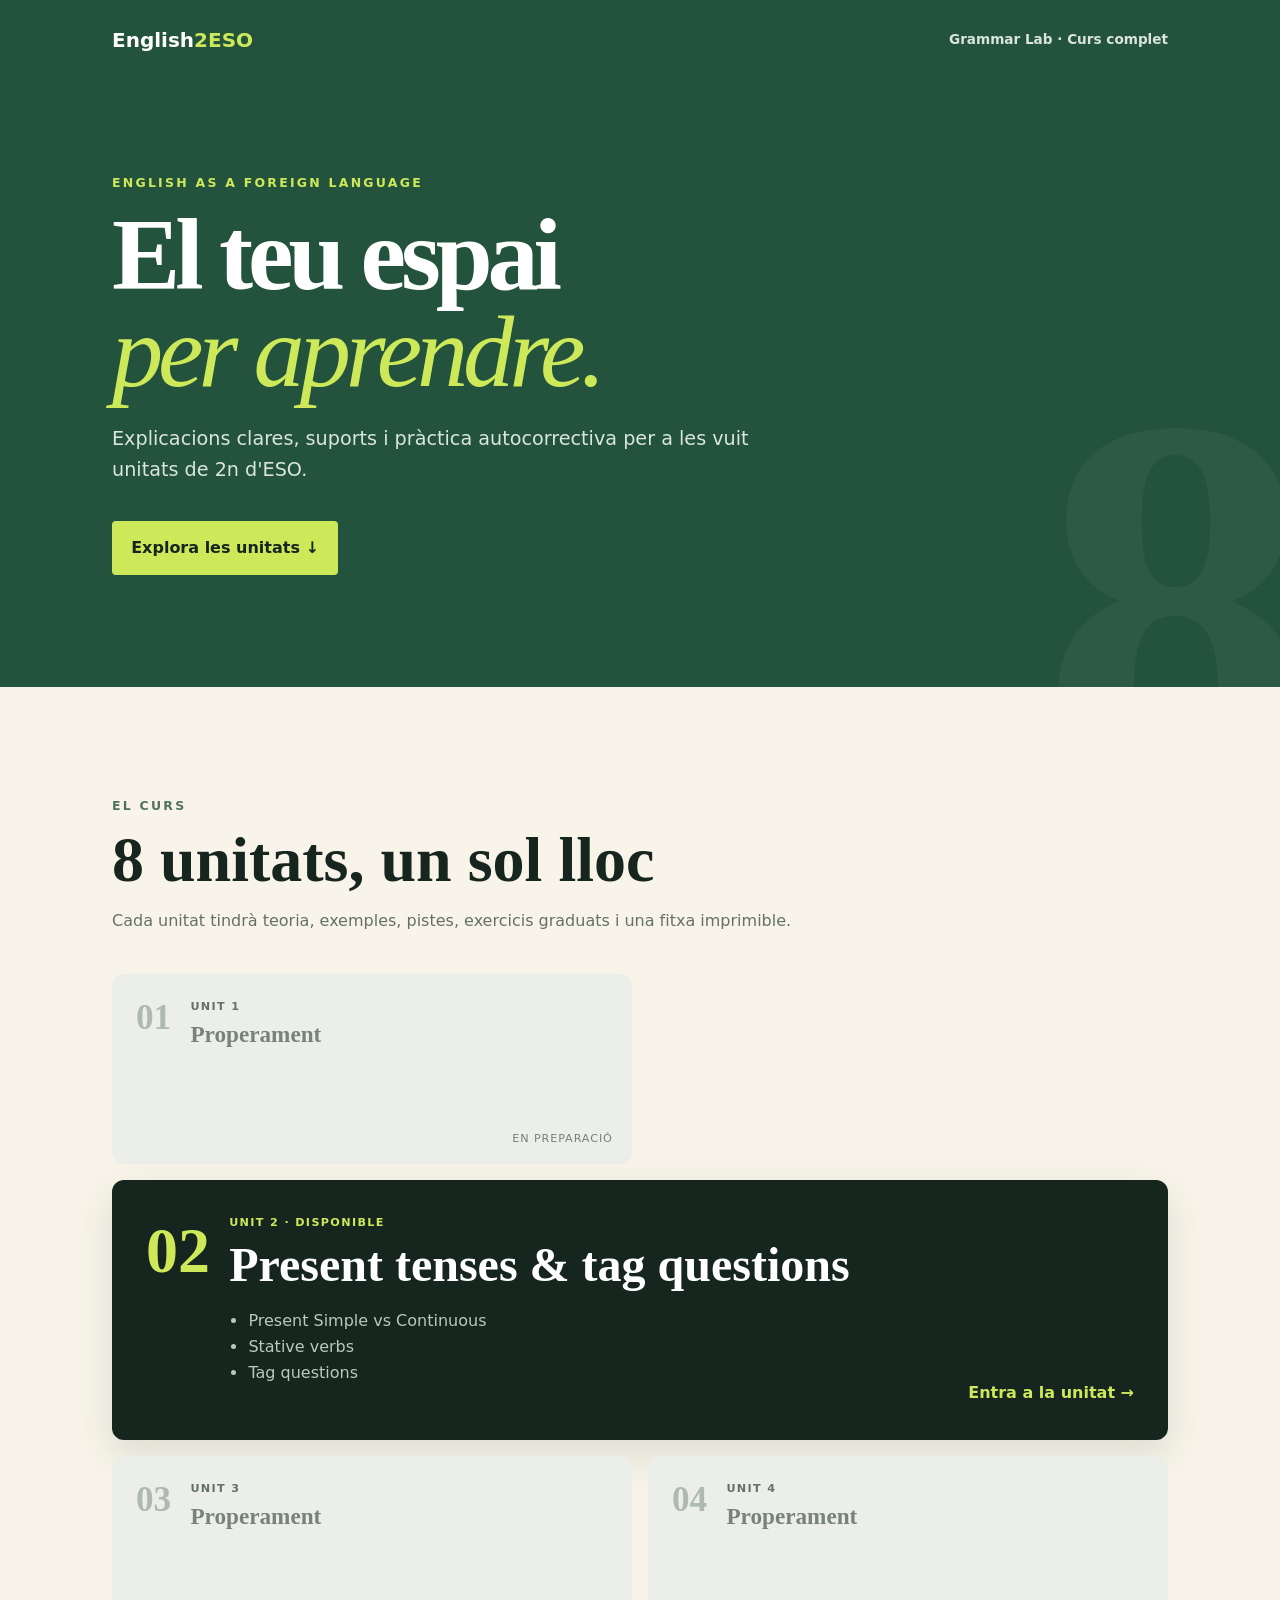
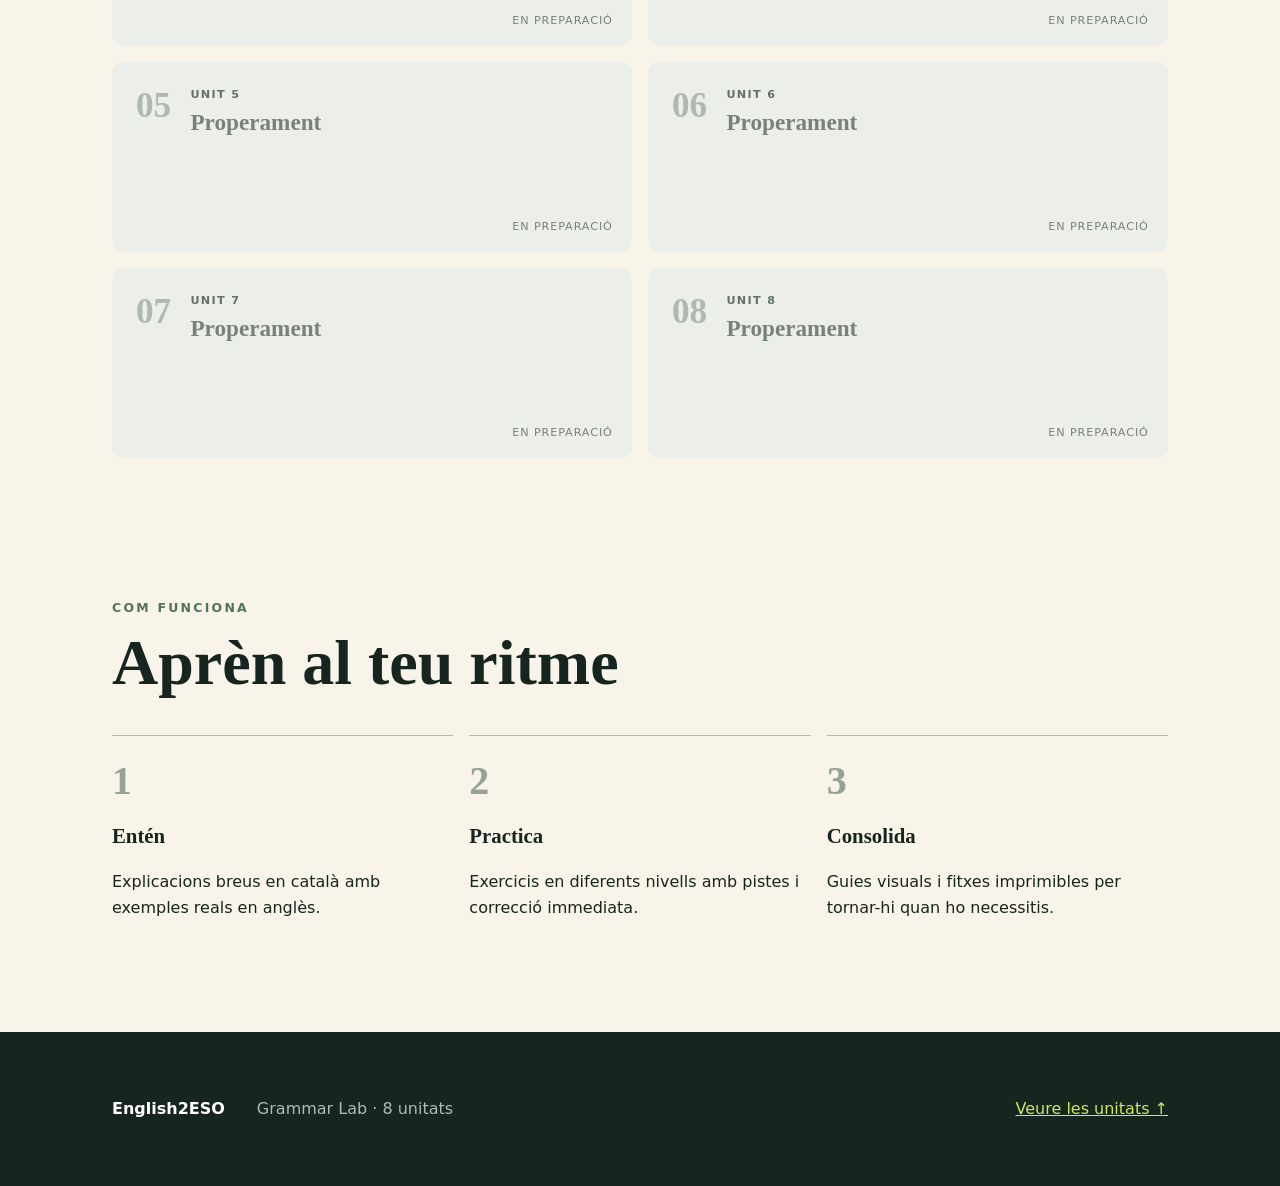
<file: index.html>
<!doctype html>
<html lang="ca">
<head>
  <meta charset="utf-8">
  <meta name="viewport" content="width=device-width, initial-scale=1">
  <meta name="description" content="Recursos, explicacions i exercicis d'anglès per a 2n d'ESO, organitzats en 8 unitats.">
  <title>English 2n ESO · Grammar Lab</title>
  <link rel="stylesheet" href="styles.css">
</head>
<body class="hub-page">
  <header class="hub-hero">
    <nav aria-label="Navegació principal">
      <a class="brand" href="index.html">English<span>2ESO</span></a>
      <span class="course-label">Grammar Lab · Curs complet</span>
    </nav>
    <div class="hub-intro">
      <p class="eyebrow">ENGLISH AS A FOREIGN LANGUAGE</p>
      <h1>El teu espai<br><em>per aprendre.</em></h1>
      <p>Explicacions clares, suports i pràctica autocorrectiva per a les vuit unitats de 2n d'ESO.</p>
      <a class="button" href="#units">Explora les unitats ↓</a>
    </div>
  </header>
  <main>
    <section class="section units-section" id="units">
      <div class="section-heading"><p class="eyebrow">EL CURS</p><h2>8 unitats, un sol lloc</h2><p>Cada unitat tindrà teoria, exemples, pistes, exercicis graduats i una fitxa imprimible.</p></div>
      <div class="units-grid">
        <article class="unit-card locked"><span class="unit-number">01</span><div><p>UNIT 1</p><h3>Properament</h3></div><span class="status">En preparació</span></article>
        <a class="unit-card available" href="unit-2.html"><span class="unit-number">02</span><div><p>UNIT 2 · DISPONIBLE</p><h3>Present tenses &amp; tag questions</h3><ul><li>Present Simple vs Continuous</li><li>Stative verbs</li><li>Tag questions</li></ul></div><span class="enter">Entra a la unitat →</span></a>
        <article class="unit-card locked"><span class="unit-number">03</span><div><p>UNIT 3</p><h3>Properament</h3></div><span class="status">En preparació</span></article>
        <article class="unit-card locked"><span class="unit-number">04</span><div><p>UNIT 4</p><h3>Properament</h3></div><span class="status">En preparació</span></article>
        <article class="unit-card locked"><span class="unit-number">05</span><div><p>UNIT 5</p><h3>Properament</h3></div><span class="status">En preparació</span></article>
        <article class="unit-card locked"><span class="unit-number">06</span><div><p>UNIT 6</p><h3>Properament</h3></div><span class="status">En preparació</span></article>
        <article class="unit-card locked"><span class="unit-number">07</span><div><p>UNIT 7</p><h3>Properament</h3></div><span class="status">En preparació</span></article>
        <article class="unit-card locked"><span class="unit-number">08</span><div><p>UNIT 8</p><h3>Properament</h3></div><span class="status">En preparació</span></article>
      </div>
    </section>
    <section class="section course-method">
      <div class="section-heading"><p class="eyebrow">COM FUNCIONA</p><h2>Aprèn al teu ritme</h2></div>
      <div class="help-grid">
        <article><span>1</span><h3>Entén</h3><p>Explicacions breus en català amb exemples reals en anglès.</p></article>
        <article><span>2</span><h3>Practica</h3><p>Exercicis en diferents nivells amb pistes i correcció immediata.</p></article>
        <article><span>3</span><h3>Consolida</h3><p>Guies visuals i fitxes imprimibles per tornar-hi quan ho necessitis.</p></article>
      </div>
    </section>
  </main>
  <footer><b>English2ESO</b><p>Grammar Lab · 8 unitats</p><a href="#units">Veure les unitats ↑</a></footer>
</body>
</html>
</file>
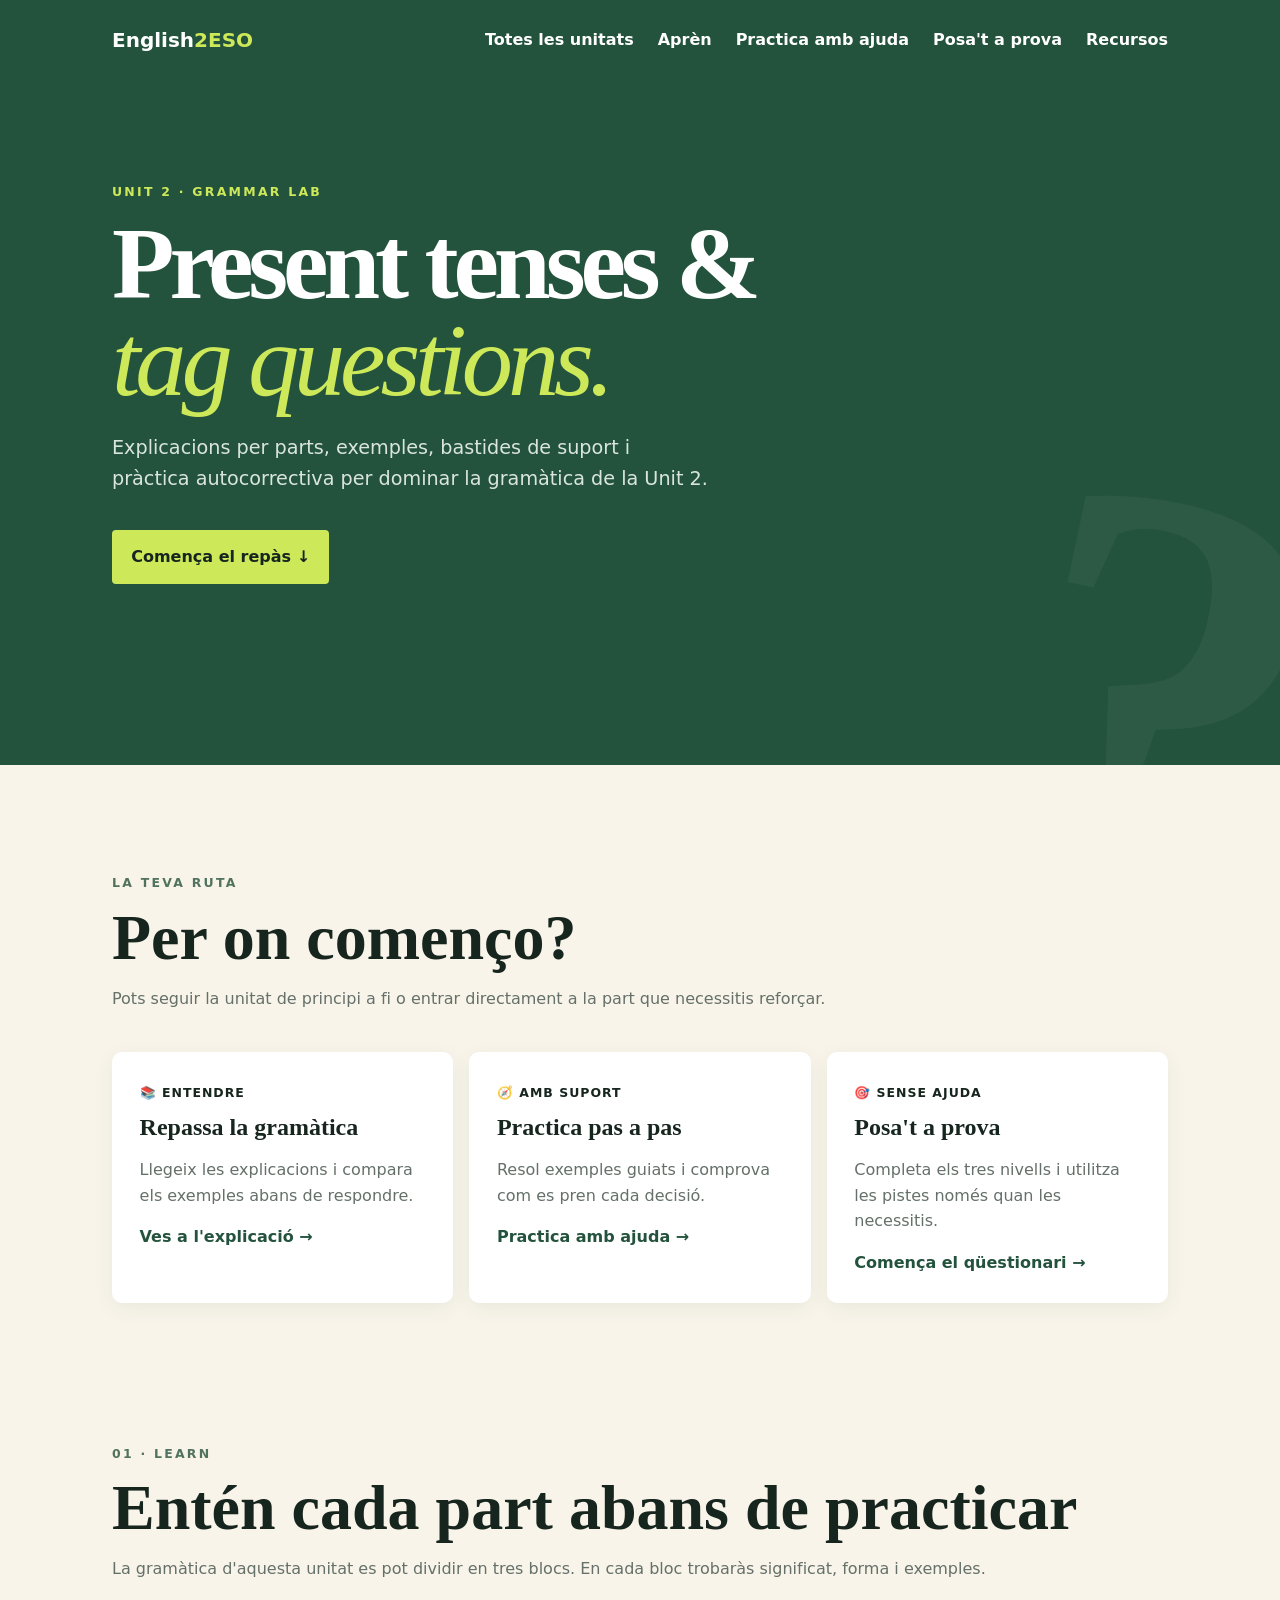
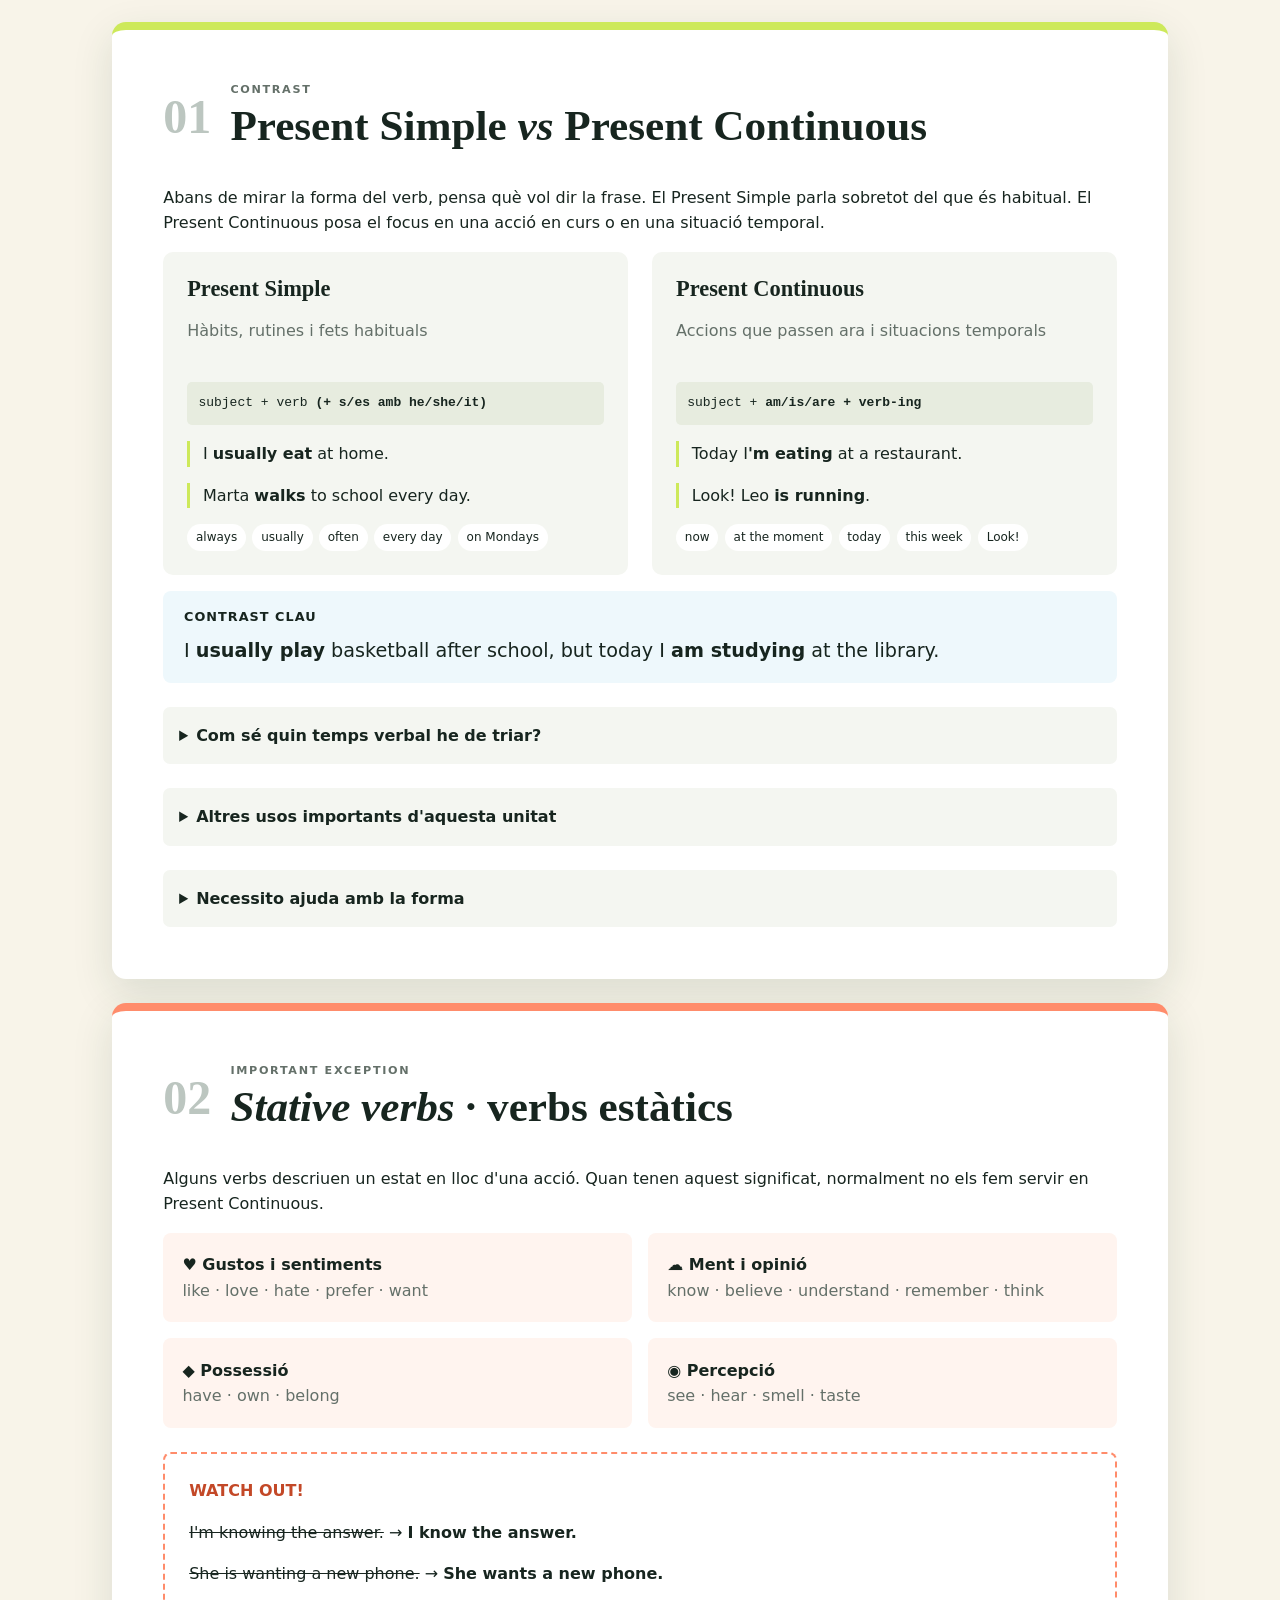
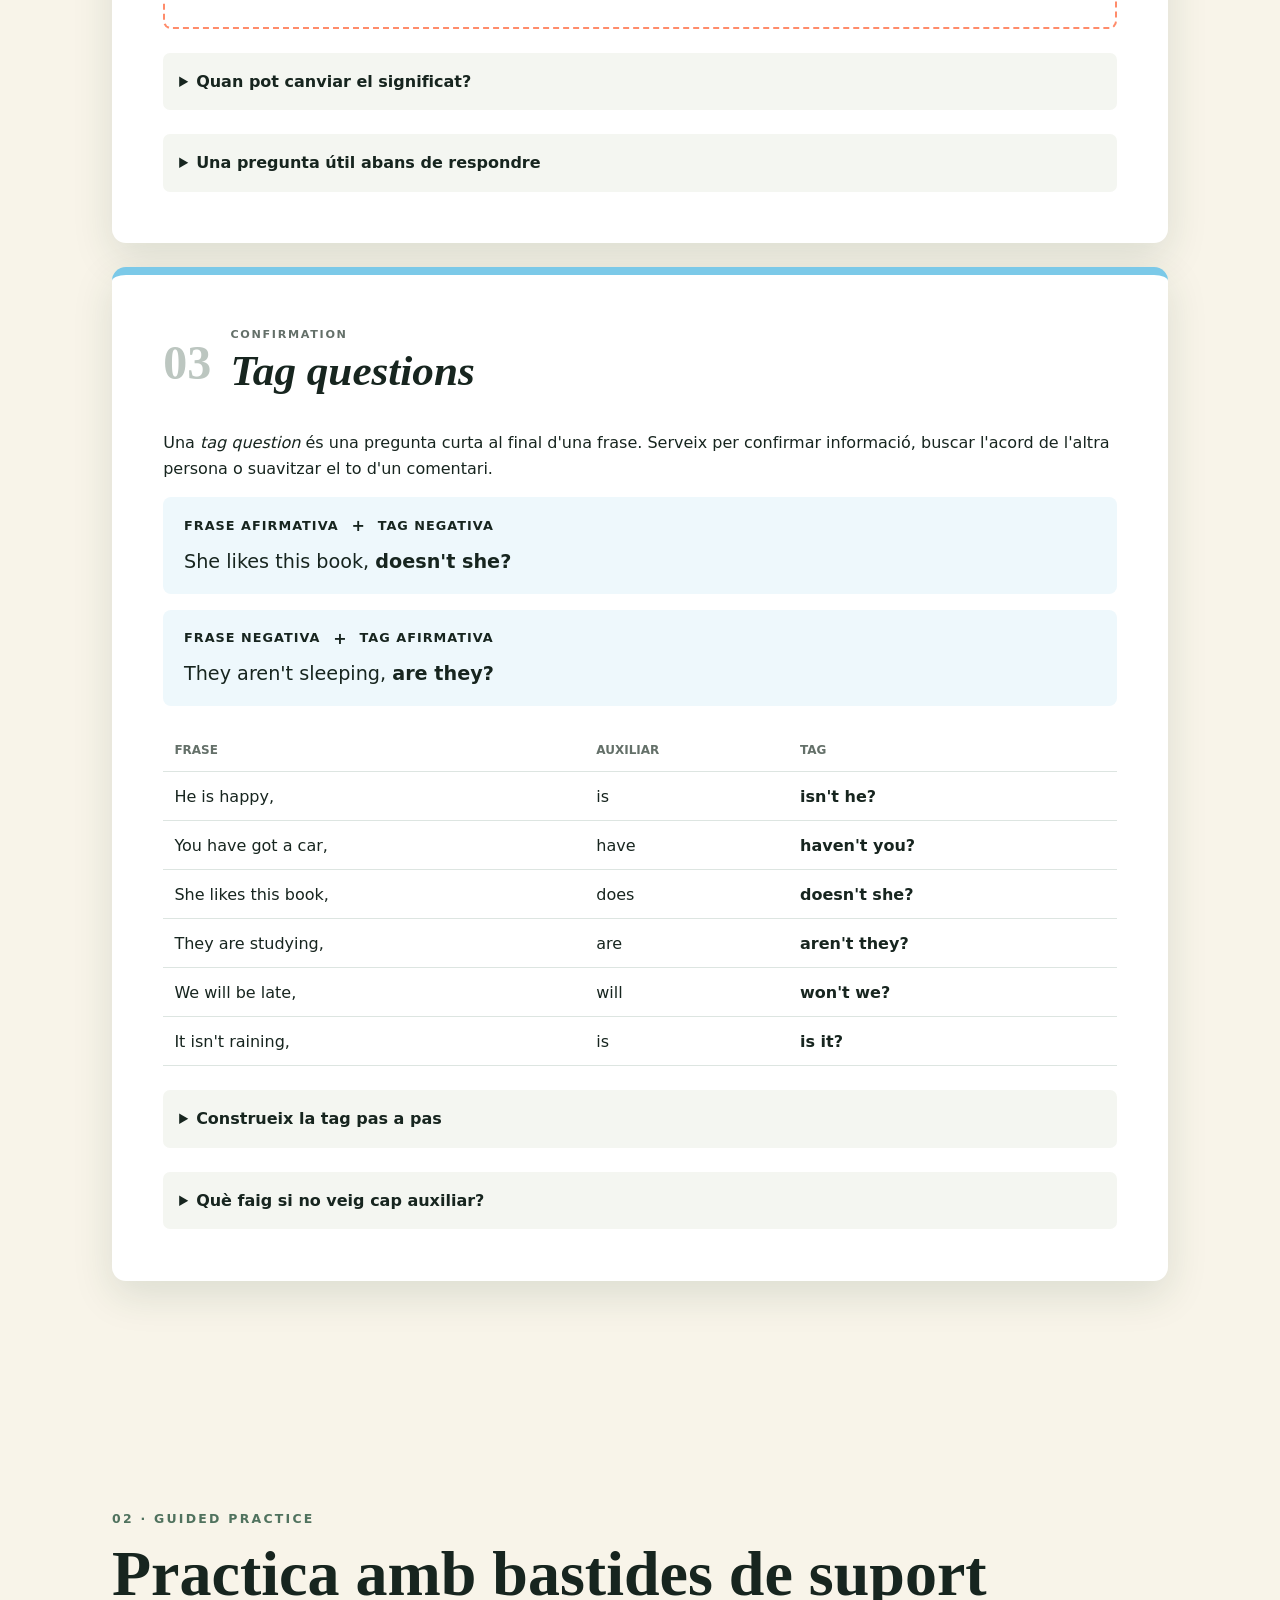
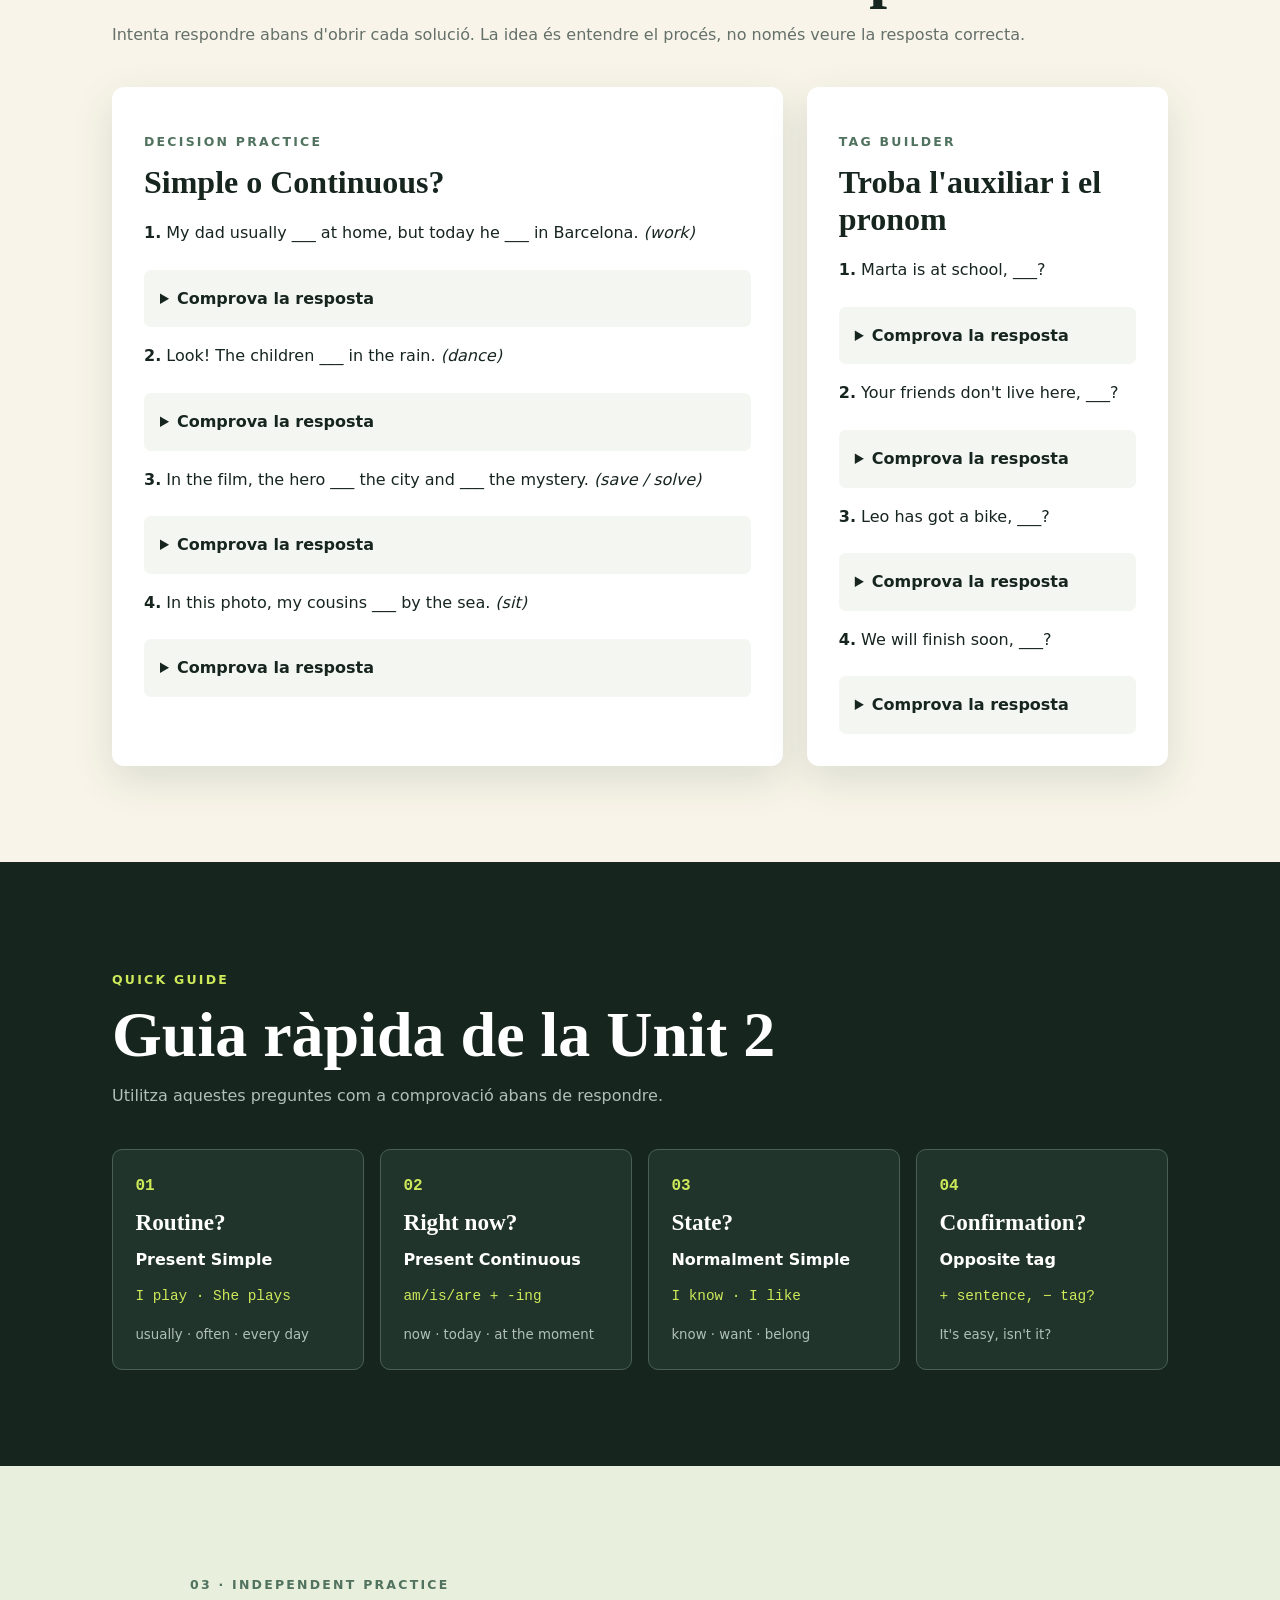
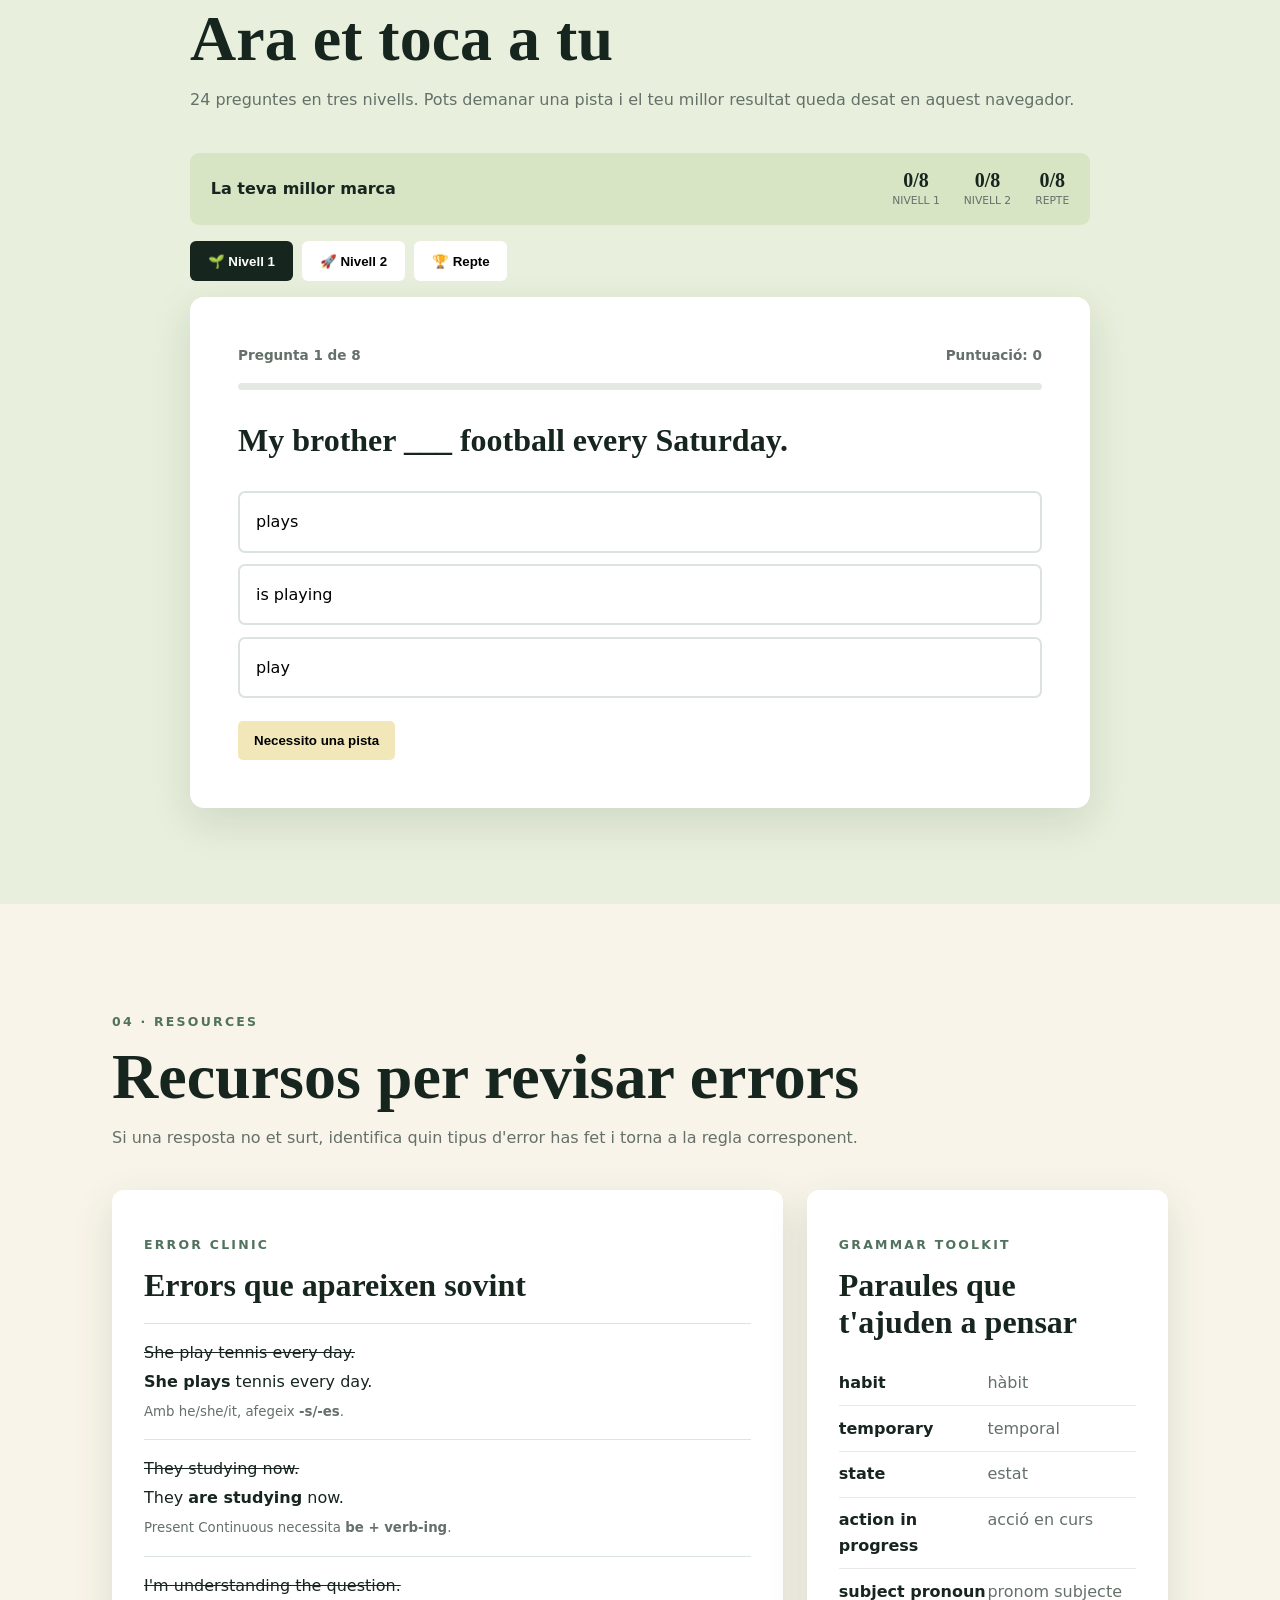
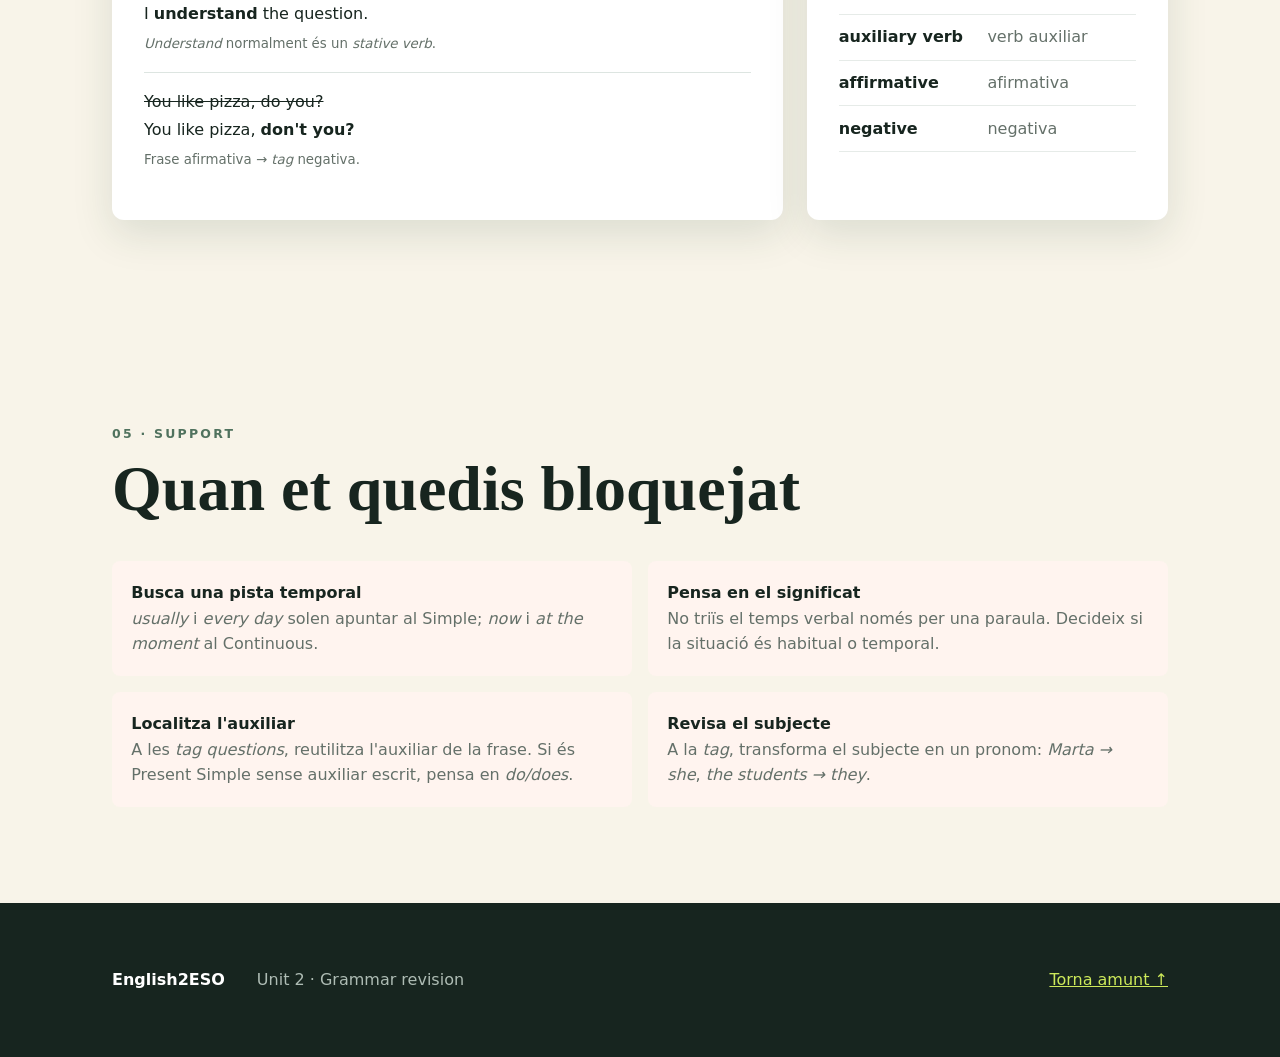
<file: unit-2.html>
<!doctype html>
<html lang="ca">
<head>
  <meta charset="utf-8">
  <meta name="viewport" content="width=device-width, initial-scale=1">
  <meta name="description" content="Unit 2 English revision for 2n ESO: Present Simple, Present Continuous, stative verbs and tag questions.">
  <title>English 2n ESO · Unit 2</title>
  <link rel="stylesheet" href="styles.css">
  <script src="unit-2.js?v=20261017-1" defer></script>
</head>
<body>
  <header class="hero">
    <nav aria-label="Navegació principal">
      <a class="brand" href="index.html">English<span>2ESO</span></a>
      <div class="nav-links">
        <a href="index.html">Totes les unitats</a>
        <a href="#learn">Aprèn</a>
        <a href="#guided">Practica amb ajuda</a>
        <a href="#practice">Posa't a prova</a>
        <a href="#resources">Recursos</a>
      </div>
    </nav>
    <div class="hero-content" id="top">
      <p class="eyebrow">UNIT 2 · GRAMMAR LAB</p>
      <h1>Present tenses &amp;<br><em>tag questions.</em></h1>
      <p>Explicacions per parts, exemples, bastides de suport i pràctica autocorrectiva per dominar la gramàtica de la Unit 2.</p>
      <a class="button" href="#route">Comença el repàs ↓</a>
    </div>
  </header>

  <main>
    <section class="section study-route" id="route">
      <div class="section-heading">
        <p class="eyebrow">LA TEVA RUTA</p>
        <h2>Per on començo?</h2>
        <p>Pots seguir la unitat de principi a fi o entrar directament a la part que necessitis reforçar.</p>
      </div>
      <div class="route-grid">
        <a href="#learn"><span>📚 ENTENDRE</span><h3>Repassa la gramàtica</h3><p>Llegeix les explicacions i compara els exemples abans de respondre.</p><b>Ves a l'explicació →</b></a>
        <a href="#guided"><span>🧭 AMB SUPORT</span><h3>Practica pas a pas</h3><p>Resol exemples guiats i comprova com es pren cada decisió.</p><b>Practica amb ajuda →</b></a>
        <a href="#practice"><span>🎯 SENSE AJUDA</span><h3>Posa't a prova</h3><p>Completa els tres nivells i utilitza les pistes només quan les necessitis.</p><b>Comença el qüestionari →</b></a>
      </div>
    </section>

    <section class="section" id="learn">
      <div class="section-heading">
        <p class="eyebrow">01 · LEARN</p>
        <h2>Entén cada part abans de practicar</h2>
        <p>La gramàtica d'aquesta unitat es pot dividir en tres blocs. En cada bloc trobaràs significat, forma i exemples.</p>
      </div>

      <article class="lesson-card green" id="present-tenses">
        <div class="lesson-title"><span>01</span><div><p>CONTRAST</p><h3>Present Simple <i>vs</i> Present Continuous</h3></div></div>
        <p>Abans de mirar la forma del verb, pensa què vol dir la frase. El Present Simple parla sobretot del que és habitual. El Present Continuous posa el focus en una acció en curs o en una situació temporal.</p>

        <div class="comparison">
          <div>
            <h4>Present Simple</h4>
            <p class="use">Hàbits, rutines i fets habituals</p>
            <p class="formula">subject + verb <b>(+ s/es amb he/she/it)</b></p>
            <p class="example">I <strong>usually eat</strong> at home.</p>
            <p class="example">Marta <strong>walks</strong> to school every day.</p>
            <div class="signals"><span>always</span><span>usually</span><span>often</span><span>every day</span><span>on Mondays</span></div>
          </div>
          <div>
            <h4>Present Continuous</h4>
            <p class="use">Accions que passen ara i situacions temporals</p>
            <p class="formula">subject + <b>am/is/are + verb-ing</b></p>
            <p class="example">Today I<strong>'m eating</strong> at a restaurant.</p>
            <p class="example">Look! Leo <strong>is running</strong>.</p>
            <div class="signals"><span>now</span><span>at the moment</span><span>today</span><span>this week</span><span>Look!</span></div>
          </div>
        </div>

        <div class="tag-rule">
          <div><span>Contrast clau</span></div>
          <p>I <strong>usually play</strong> basketball after school, but today I <strong>am studying</strong> at the library.</p>
        </div>

        <details>
          <summary>Com sé quin temps verbal he de triar?</summary>
          <ol>
            <li>Busca pistes temporals com <i>usually</i>, <i>every day</i>, <i>now</i> o <i>today</i>.</li>
            <li>Pensa si la frase parla d'una rutina o d'una situació que passa ara o durant un període temporal.</li>
            <li>Comprova la forma verbal després d'haver decidit el significat.</li>
            <li>Torna a llegir la frase sencera per comprovar que el temps escollit encaixa.</li>
          </ol>
        </details>

        <details>
          <summary>Altres usos importants d'aquesta unitat</summary>
          <p><b>Trames i històries</b> - normalment fem servir Present Simple per explicar què passa en una història o pel·lícula.</p>
          <p class="example">The detective <strong>follows</strong> the suspect and <strong>finds</strong> a clue.</p>
          <p><b>Fotografies</b> - fem servir Present Continuous per descriure l'escena com si passés davant nostre.</p>
          <p class="example">In the picture, two students <strong>are playing</strong> basketball.</p>
        </details>

        <details>
          <summary>Necessito ajuda amb la forma</summary>
          <p><b>Present Simple</b> - recorda la <strong>-s/-es</strong> amb <i>he, she, it</i>: <i>she plays</i>, <i>he watches</i>.</p>
          <p><b>Present Continuous</b> - necessites sempre una forma de <strong>be</strong>: <i>I am studying</i>, <i>they are studying</i>.</p>
        </details>
      </article>

      <article class="lesson-card coral" id="stative-verbs">
        <div class="lesson-title"><span>02</span><div><p>IMPORTANT EXCEPTION</p><h3><i>Stative verbs</i> · verbs estàtics</h3></div></div>
        <p>Alguns verbs descriuen un estat en lloc d'una acció. Quan tenen aquest significat, normalment no els fem servir en Present Continuous.</p>

        <div class="word-groups">
          <div><b>♥ Gustos i sentiments</b><span>like · love · hate · prefer · want</span></div>
          <div><b>☁ Ment i opinió</b><span>know · believe · understand · remember · think</span></div>
          <div><b>◆ Possessió</b><span>have · own · belong</span></div>
          <div><b>◉ Percepció</b><span>see · hear · smell · taste</span></div>
        </div>

        <div class="watch-out">
          <b>Watch out!</b>
          <p><s>I'm knowing the answer.</s> → <strong>I know the answer.</strong></p>
          <p><s>She is wanting a new phone.</s> → <strong>She wants a new phone.</strong></p>
        </div>

        <details>
          <summary>Quan pot canviar el significat?</summary>
          <p><strong>I think</strong> this book is great. <span>→ opinió</span></p>
          <p><strong>I'm thinking</strong> about the answer. <span>→ activitat mental ara</span></p>
          <p><strong>I have</strong> a bike. <span>→ possessió</span></p>
          <p><strong>I'm having</strong> lunch. <span>→ activitat</span></p>
        </details>

        <details>
          <summary>Una pregunta útil abans de respondre</summary>
          <p>Puc imaginar aquesta acció en progrés ara mateix? Si el verb expressa coneixement, gust, possessió o una percepció com a estat, el Present Simple acostuma a ser l'opció correcta.</p>
        </details>
      </article>

      <article class="lesson-card blue" id="tag-questions">
        <div class="lesson-title"><span>03</span><div><p>CONFIRMATION</p><h3><i>Tag questions</i></h3></div></div>
        <p>Una <i>tag question</i> és una pregunta curta al final d'una frase. Serveix per confirmar informació, buscar l'acord de l'altra persona o suavitzar el to d'un comentari.</p>

        <div class="tag-rule"><div><span>Frase afirmativa</span><b>+</b><span>tag negativa</span></div><p>She likes this book, <strong>doesn't she?</strong></p></div>
        <div class="tag-rule"><div><span>Frase negativa</span><b>+</b><span>tag afirmativa</span></div><p>They aren't sleeping, <strong>are they?</strong></p></div>

        <table>
          <thead><tr><th>Frase</th><th>Auxiliar</th><th>Tag</th></tr></thead>
          <tbody>
            <tr><td>He is happy,</td><td>is</td><td><b>isn't he?</b></td></tr>
            <tr><td>You have got a car,</td><td>have</td><td><b>haven't you?</b></td></tr>
            <tr><td>She likes this book,</td><td>does</td><td><b>doesn't she?</b></td></tr>
            <tr><td>They are studying,</td><td>are</td><td><b>aren't they?</b></td></tr>
            <tr><td>We will be late,</td><td>will</td><td><b>won't we?</b></td></tr>
            <tr><td>It isn't raining,</td><td>is</td><td><b>is it?</b></td></tr>
          </tbody>
        </table>

        <details>
          <summary>Construeix la tag pas a pas</summary>
          <ol>
            <li>Decideix si la frase principal és afirmativa o negativa.</li>
            <li>Busca l'auxiliar. Si no n'hi ha en Present Simple, utilitza <i>do/does</i>.</li>
            <li>Canvia la polaritat: afirmativa → negativa; negativa → afirmativa.</li>
            <li>Substitueix el subjecte per un pronom: <i>Anna → she</i>, <i>the boys → they</i>, <i>the weather → it</i>.</li>
          </ol>
        </details>

        <details>
          <summary>Què faig si no veig cap auxiliar?</summary>
          <p>En Present Simple, l'auxiliar pot no aparèixer a la frase afirmativa. En aquest cas, construeix la <i>tag</i> amb <strong>do</strong> o <strong>does</strong>.</p>
          <p class="example">You play tennis, <strong>don't you?</strong></p>
          <p class="example">Leo plays tennis, <strong>doesn't he?</strong></p>
        </details>
      </article>
    </section>

    <section class="section" id="guided">
      <div class="section-heading">
        <p class="eyebrow">02 · GUIDED PRACTICE</p>
        <h2>Practica amb bastides de suport</h2>
        <p>Intenta respondre abans d'obrir cada solució. La idea és entendre el procés, no només veure la resposta correcta.</p>
      </div>

      <div class="resource-grid">
        <article>
          <p class="eyebrow">DECISION PRACTICE</p>
          <h3>Simple o Continuous?</h3>
          <p><b>1.</b> My dad usually ___ at home, but today he ___ in Barcelona. <i>(work)</i></p>
          <details><summary>Comprova la resposta</summary><p><strong>works / is working</strong>. <i>Usually</i> indica rutina i <i>today</i> presenta una situació temporal.</p></details>
          <p><b>2.</b> Look! The children ___ in the rain. <i>(dance)</i></p>
          <details><summary>Comprova la resposta</summary><p><strong>are dancing</strong>. <i>Look!</i> indica que l'acció passa ara.</p></details>
          <p><b>3.</b> In the film, the hero ___ the city and ___ the mystery. <i>(save / solve)</i></p>
          <details><summary>Comprova la resposta</summary><p><strong>saves / solves</strong>. Per explicar la trama d'una pel·lícula fem servir Present Simple.</p></details>
          <p><b>4.</b> In this photo, my cousins ___ by the sea. <i>(sit)</i></p>
          <details><summary>Comprova la resposta</summary><p><strong>are sitting</strong>. Per descriure una fotografia fem servir Present Continuous.</p></details>
        </article>

        <article>
          <p class="eyebrow">TAG BUILDER</p>
          <h3>Troba l'auxiliar i el pronom</h3>
          <p><b>1.</b> Marta is at school, ___?</p>
          <details><summary>Comprova la resposta</summary><p><strong>isn't she?</strong> La frase és afirmativa; reutilitzem <i>is</i> en negatiu i Marta → <i>she</i>.</p></details>
          <p><b>2.</b> Your friends don't live here, ___?</p>
          <details><summary>Comprova la resposta</summary><p><strong>do they?</strong> La frase és negativa; la <i>tag</i> passa a afirmativa.</p></details>
          <p><b>3.</b> Leo has got a bike, ___?</p>
          <details><summary>Comprova la resposta</summary><p><strong>hasn't he?</strong> Amb <i>has got</i>, reutilitzem <i>has</i> i Leo → <i>he</i>.</p></details>
          <p><b>4.</b> We will finish soon, ___?</p>
          <details><summary>Comprova la resposta</summary><p><strong>won't we?</strong> Reutilitzem <i>will</i> en forma negativa.</p></details>
        </article>
      </div>
    </section>

    <section class="quick-section" id="quick-guide">
      <div class="quick-inner">
        <div class="section-heading"><p class="eyebrow">QUICK GUIDE</p><h2>Guia ràpida de la Unit 2</h2><p>Utilitza aquestes preguntes com a comprovació abans de respondre.</p></div>
        <div class="cheat-grid">
          <article><span class="number">01</span><h3>Routine?</h3><p><b>Present Simple</b></p><code>I play · She plays</code><small>usually · often · every day</small></article>
          <article><span class="number">02</span><h3>Right now?</h3><p><b>Present Continuous</b></p><code>am/is/are + -ing</code><small>now · today · at the moment</small></article>
          <article><span class="number">03</span><h3>State?</h3><p><b>Normalment Simple</b></p><code>I know · I like</code><small>know · want · belong</small></article>
          <article><span class="number">04</span><h3>Confirmation?</h3><p><b>Opposite tag</b></p><code>+ sentence, − tag?</code><small>It's easy, isn't it?</small></article>
        </div>
      </div>
    </section>

    <section class="practice-section" id="practice">
      <div class="section-heading"><p class="eyebrow">03 · INDEPENDENT PRACTICE</p><h2>Ara et toca a tu</h2><p>24 preguntes en tres nivells. Pots demanar una pista i el teu millor resultat queda desat en aquest navegador.</p></div>
      <div class="scoreboard" aria-label="Millors resultats"><span>La teva millor marca</span><div><b id="best-1">0/8</b><small>Nivell 1</small></div><div><b id="best-2">0/8</b><small>Nivell 2</small></div><div><b id="best-3">0/8</b><small>Repte</small></div></div>
      <div class="level-tabs" role="tablist" aria-label="Nivell de dificultat">
        <button class="tab active" data-level="1" role="tab">🌱 Nivell 1</button>
        <button class="tab" data-level="2" role="tab">🚀 Nivell 2</button>
        <button class="tab" data-level="3" role="tab">🏆 Repte</button>
      </div>
      <div id="quiz" class="quiz-card" aria-live="polite"><p>Carregant la pràctica...</p></div>
    </section>

    <section class="section" id="resources">
      <div class="section-heading"><p class="eyebrow">04 · RESOURCES</p><h2>Recursos per revisar errors</h2><p>Si una resposta no et surt, identifica quin tipus d'error has fet i torna a la regla corresponent.</p></div>
      <div class="resource-grid">
        <article class="error-clinic">
          <p class="eyebrow">ERROR CLINIC</p>
          <h3>Errors que apareixen sovint</h3>
          <div><s>She play tennis every day.</s><p><b>She plays</b> tennis every day.</p><small>Amb he/she/it, afegeix <b>-s/-es</b>.</small></div>
          <div><s>They studying now.</s><p>They <b>are studying</b> now.</p><small>Present Continuous necessita <b>be + verb-ing</b>.</small></div>
          <div><s>I'm understanding the question.</s><p>I <b>understand</b> the question.</p><small><i>Understand</i> normalment és un <i>stative verb</i>.</small></div>
          <div><s>You like pizza, do you?</s><p>You like pizza, <b>don't you?</b></p><small>Frase afirmativa → <i>tag</i> negativa.</small></div>
        </article>

        <article class="mini-dictionary">
          <p class="eyebrow">GRAMMAR TOOLKIT</p>
          <h3>Paraules que t'ajuden a pensar</h3>
          <dl>
            <dt>habit</dt><dd>hàbit</dd>
            <dt>temporary</dt><dd>temporal</dd>
            <dt>state</dt><dd>estat</dd>
            <dt>action in progress</dt><dd>acció en curs</dd>
            <dt>subject pronoun</dt><dd>pronom subjecte</dd>
            <dt>auxiliary verb</dt><dd>verb auxiliar</dd>
            <dt>affirmative</dt><dd>afirmativa</dd>
            <dt>negative</dt><dd>negativa</dd>
          </dl>
        </article>
      </div>
    </section>

    <section class="section help" id="help">
      <div class="section-heading"><p class="eyebrow">05 · SUPPORT</p><h2>Quan et quedis bloquejat</h2></div>
      <div class="word-groups">
        <div><b>Busca una pista temporal</b><span><i>usually</i> i <i>every day</i> solen apuntar al Simple; <i>now</i> i <i>at the moment</i> al Continuous.</span></div>
        <div><b>Pensa en el significat</b><span>No triïs el temps verbal només per una paraula. Decideix si la situació és habitual o temporal.</span></div>
        <div><b>Localitza l'auxiliar</b><span>A les <i>tag questions</i>, reutilitza l'auxiliar de la frase. Si és Present Simple sense auxiliar escrit, pensa en <i>do/does</i>.</span></div>
        <div><b>Revisa el subjecte</b><span>A la <i>tag</i>, transforma el subjecte en un pronom: <i>Marta → she</i>, <i>the students → they</i>.</span></div>
      </div>
    </section>
  </main>

  <footer><b>English2ESO</b><p>Unit 2 · Grammar revision</p><a href="#top">Torna amunt ↑</a></footer>
</body>
</html>
</file>
<file: styles.css>
:root{--ink:#17251f;--cream:#f8f4e9;--green:#cde95a;--dark-green:#24533d;--coral:#ff8c6b;--blue:#7bc9e8;--white:#fff;--muted:#647069;--shadow:0 14px 40px #173c2920}*{box-sizing:border-box}html{scroll-behavior:smooth}body{margin:0;background:var(--cream);color:var(--ink);font-family:Inter,ui-sans-serif,system-ui,-apple-system,sans-serif;line-height:1.6}.hero{min-height:85vh;background:var(--dark-green);color:#fff;position:relative;overflow:hidden}.hero:after{content:"?";position:absolute;right:-2rem;bottom:-15rem;font:900 38rem/1 Georgia;color:#ffffff0b;transform:rotate(12deg)}nav{max-width:1120px;margin:auto;padding:1.5rem 2rem;display:flex;align-items:center;justify-content:space-between;position:relative;z-index:2}.brand{font-weight:900;color:#fff;text-decoration:none;font-size:1.25rem}.brand span{color:var(--green)}.nav-links{display:flex;gap:1.5rem}.nav-links a{color:#fff;text-decoration:none;font-weight:600}.hero-content{max-width:1120px;margin:auto;padding:10vh 2rem 8rem;position:relative;z-index:1}.eyebrow{font-size:.78rem;font-weight:900;letter-spacing:.18em;text-transform:uppercase;color:#50725e}.hero .eyebrow{color:var(--green)}h1{font:800 clamp(3.3rem,8vw,7rem)/.95 Georgia,serif;letter-spacing:-.05em;margin:.3rem 0 1.5rem;max-width:1000px}h1 em{color:var(--green);font-weight:400}.hero-content>p:not(.eyebrow){font-size:1.2rem;max-width:600px;color:#d9e5de}.button{display:inline-block;margin-top:1rem;padding:.9rem 1.2rem;background:var(--green);color:var(--ink);font-weight:800;text-decoration:none;border-radius:4px}.section,.practice-section{max-width:1120px;margin:auto;padding:6rem 2rem}.section-heading{margin-bottom:2.5rem}.section-heading h2{font:800 clamp(2.3rem,5vw,4rem)/1 Georgia;margin:.2rem 0}.section-heading>p:last-child{color:var(--muted)}.lesson-card{background:#fff;padding:clamp(1.5rem,4vw,3.5rem);margin:1.5rem 0;border-radius:14px;box-shadow:var(--shadow);border-top:8px solid}.lesson-card.green{border-color:var(--green)}.lesson-card.coral{border-color:var(--coral)}.lesson-card.blue{border-color:var(--blue)}.lesson-title{display:flex;gap:1.2rem;align-items:center;margin-bottom:2rem}.lesson-title>span{font:700 3rem Georgia;color:#bcc6c0}.lesson-title p{font-size:.7rem;font-weight:900;letter-spacing:.15em;margin:0;color:var(--muted)}.lesson-title h3{font:800 clamp(1.7rem,4vw,2.7rem)/1.1 Georgia;margin:.2rem 0}.comparison{display:grid;grid-template-columns:1fr 1fr;gap:1.5rem}.comparison>div{background:#f4f6f1;padding:1.5rem;border-radius:10px}.comparison h4{font:800 1.4rem Georgia;margin:0}.use{min-height:3rem;color:var(--muted)}.formula{font-family:monospace;background:#e7ecdf;padding:.7rem;border-radius:5px}.example{border-left:3px solid var(--green);padding-left:.8rem}.signals{display:flex;flex-wrap:wrap;gap:.4rem}.signals span{font-size:.75rem;background:#fff;padding:.25rem .55rem;border-radius:2rem}.word-groups,.help-grid{display:grid;grid-template-columns:repeat(2,1fr);gap:1rem}.word-groups div{padding:1.2rem;background:#fff4ef;border-radius:8px;display:flex;flex-direction:column}.word-groups span{color:var(--muted)}.watch-out{margin-top:1.5rem;padding:1.5rem;border:2px dashed var(--coral);border-radius:8px}.watch-out>b{color:#c34827;text-transform:uppercase}.tag-rule{background:#eef8fc;padding:1rem 1.3rem;margin:1rem 0;border-radius:8px}.tag-rule div{display:flex;align-items:center;gap:.8rem}.tag-rule span{font-size:.8rem;font-weight:800;text-transform:uppercase;letter-spacing:.08em}.tag-rule p{font-size:1.2rem;margin:.5rem 0 0}table{width:100%;border-collapse:collapse;margin:1.5rem 0}th,td{text-align:left;padding:.7rem;border-bottom:1px solid #dde5e1}th{color:var(--muted);font-size:.75rem;text-transform:uppercase}details{margin-top:1.5rem;background:#f4f6f1;border-radius:7px;padding:1rem}summary{font-weight:800;cursor:pointer}.practice-section{max-width:none;background:#e8efdc}.practice-section>.section-heading,.level-tabs,.quiz-card{max-width:900px;margin-left:auto;margin-right:auto}.level-tabs{display:flex;gap:.6rem;margin-bottom:1rem}.tab{border:0;background:#fff;padding:.8rem 1.1rem;border-radius:6px;font-weight:800;cursor:pointer}.tab.active{background:var(--ink);color:#fff}.quiz-card{background:#fff;border-radius:14px;padding:clamp(1.5rem,5vw,3rem);min-height:370px;box-shadow:var(--shadow)}.quiz-top{display:flex;justify-content:space-between;color:var(--muted);font-size:.85rem;font-weight:700}.progress{height:7px;background:#e4e9e6;border-radius:10px;margin:1rem 0 2rem}.progress i{display:block;height:100%;background:var(--green);border-radius:10px}.question{font:700 clamp(1.4rem,3vw,2rem) Georgia}.options{display:grid;gap:.7rem}.option{font:inherit;text-align:left;padding:1rem;border:2px solid #dce3df;background:#fff;border-radius:7px;cursor:pointer}.option:hover{border-color:var(--dark-green)}.option.correct{background:#e6f4bd;border-color:#769414}.option.wrong{background:#ffe5dd;border-color:#d95835}.quiz-actions{display:flex;gap:.7rem;margin-top:1.4rem;flex-wrap:wrap}.quiz-actions button{border:0;padding:.75rem 1rem;border-radius:5px;font-weight:800;cursor:pointer}.hint-btn{background:#f1e7b8}.next-btn{background:var(--dark-green);color:#fff}.feedback{margin-top:1rem;padding:1rem;border-left:4px solid var(--blue);background:#eef8fc}.help-grid{grid-template-columns:repeat(3,1fr)}.help-grid article{border-top:1px solid #afbab3;padding-top:1.3rem}.help-grid span{font:800 2.5rem Georgia;color:#94a29a}.help-grid h3{font:700 1.3rem Georgia}footer{background:var(--ink);color:#fff;padding:3rem max(2rem,calc((100% - 1056px)/2));display:flex;align-items:center;gap:2rem}footer p{color:#aebcb4}footer a{margin-left:auto;color:var(--green)}@media(max-width:700px){.nav-links{display:none}.comparison,.word-groups,.help-grid{grid-template-columns:1fr}.hero{min-height:75vh}.hero-content{padding-top:7vh}.section,.practice-section{padding:4rem 1rem}.lesson-card{border-radius:8px}.level-tabs{overflow-x:auto}.tab{white-space:nowrap}.use{min-height:0}footer{display:block}footer a{display:block;margin-top:1rem}}@media(prefers-reduced-motion:reduce){html{scroll-behavior:auto}}

/* Study routes and extra resources */
.study-route{padding-bottom:2rem}.route-grid{display:grid;grid-template-columns:repeat(3,1fr);gap:1rem}.route-grid a{display:block;background:#fff;color:var(--ink);text-decoration:none;padding:1.6rem;border-radius:10px;border:2px solid transparent;box-shadow:0 5px 20px #173c2910;transition:transform .2s,border-color .2s}.route-grid a:hover{transform:translateY(-4px);border-color:var(--green)}.route-grid span{font-size:.78rem;font-weight:900;letter-spacing:.08em}.route-grid h3{font:800 1.5rem Georgia;margin:.6rem 0}.route-grid p{color:var(--muted);min-height:3.2rem}.route-grid b{color:var(--dark-green)}.quick-section{background:var(--ink);color:#fff;padding:6rem 2rem}.quick-inner{max-width:1056px;margin:auto}.quick-section .eyebrow{color:var(--green)}.quick-section .section-heading>p:last-child{color:#afc0b7}.cheat-grid{display:grid;grid-template-columns:repeat(4,1fr);gap:1rem}.cheat-grid article{background:#21342b;border:1px solid #496055;padding:1.4rem;border-radius:10px}.cheat-grid .number{color:var(--green);font:700 1rem monospace}.cheat-grid h3{font:800 1.45rem Georgia;margin:.7rem 0}.cheat-grid p{margin:0}.cheat-grid code{display:block;color:var(--green);margin:.8rem 0;font-size:.9rem}.cheat-grid small{color:#afc0b7}.scoreboard{max-width:900px;margin:0 auto 1rem;background:#d7e5c4;padding:1rem 1.3rem;border-radius:9px;display:flex;align-items:center;gap:1.5rem}.scoreboard>span{margin-right:auto;font-weight:800}.scoreboard div{text-align:center}.scoreboard b,.scoreboard small{display:block}.scoreboard b{font:800 1.25rem Georgia}.scoreboard small{font-size:.67rem;text-transform:uppercase;color:var(--muted)}.resource-grid{display:grid;grid-template-columns:1.3fr .7fr;gap:1.5rem}.resource-grid>article{background:#fff;padding:2rem;border-radius:12px;box-shadow:var(--shadow)}.resource-grid h3,.print-card h3{font:800 2rem Georgia;margin:.2rem 0 1.2rem}.error-clinic>div{border-top:1px solid #dde5e1;padding:1rem 0}.error-clinic>div p{margin:.2rem 0}.error-clinic small,.mini-dictionary dd{color:var(--muted)}.mini-dictionary dl{display:grid;grid-template-columns:1fr 1fr;margin:0}.mini-dictionary dt,.mini-dictionary dd{padding:.6rem 0;border-bottom:1px solid #e6ebe8}.mini-dictionary dt{font-weight:800}.mini-dictionary dd{margin:0}.print-card{margin-top:1.5rem;background:var(--blue);padding:2rem;border-radius:12px;display:flex;align-items:center;gap:2rem}.print-card>div{max-width:650px}.print-button{margin-left:auto;white-space:nowrap;border:0;background:var(--ink);color:#fff;padding:1rem 1.2rem;border-radius:6px;font-weight:800;cursor:pointer}
@media(max-width:850px){.cheat-grid{grid-template-columns:repeat(2,1fr)}.route-grid{grid-template-columns:1fr}.route-grid p{min-height:0}.resource-grid{grid-template-columns:1fr}.scoreboard{flex-wrap:wrap}.scoreboard>span{width:100%}.print-card{display:block}.print-button{margin:1rem 0 0}}
@media(max-width:500px){.cheat-grid{grid-template-columns:1fr}.scoreboard{justify-content:space-between}.scoreboard>span{margin:0}.print-card{padding:1.4rem}}
@media print{nav,.hero:after,.hero .button,.study-route,.practice-section,.print-card,footer{display:none!important}.hero{min-height:auto;background:#fff;color:#000}.hero-content{padding:1rem 0}.hero-content>p:not(.eyebrow){color:#333}.hero h1{font-size:34pt}.hero h1 em{color:#24533d}.section,.quick-section{padding:1rem 0;max-width:none}.lesson-card,.resource-grid>article{box-shadow:none;break-inside:avoid}.quick-section{background:#fff;color:#000}.cheat-grid{grid-template-columns:repeat(2,1fr)}.cheat-grid article{background:#fff;border-color:#999}.quick-section .eyebrow,.cheat-grid .number,.cheat-grid code{color:#24533d}.quick-section .section-heading>p:last-child,.cheat-grid small{color:#333}.resource-grid{grid-template-columns:1fr 1fr}details{display:block}details>*{display:block}}

/* Course hub */
.hub-hero{min-height:72vh;background:var(--dark-green);color:#fff;position:relative;overflow:hidden}.hub-hero:after{content:"8";position:absolute;right:-2rem;bottom:-12rem;font:900 34rem/1 Georgia;color:#ffffff0b}.course-label{color:#d8e4dd;font-size:.85rem;font-weight:700}.hub-intro{max-width:1120px;margin:auto;padding:9vh 2rem 7rem;position:relative;z-index:1}.hub-intro .eyebrow{color:var(--green)}.hub-intro>p:not(.eyebrow){font-size:1.2rem;max-width:650px;color:#d9e5de}.units-section{max-width:1120px}.units-grid{display:grid;grid-template-columns:repeat(2,1fr);gap:1rem}.unit-card{min-height:190px;border-radius:12px;padding:1.5rem;display:flex;gap:1.2rem;position:relative}.unit-card p{font-size:.7rem;font-weight:900;letter-spacing:.12em;margin:0;color:var(--muted)}.unit-card h3{font:800 1.45rem Georgia;margin:.35rem 0}.unit-number{font:800 2.2rem Georgia;color:#aeb9b2}.unit-card.locked{background:#eceee9;color:#77827b}.unit-card .status{position:absolute;right:1.2rem;bottom:1rem;font-size:.7rem;text-transform:uppercase;letter-spacing:.08em}.unit-card.available{grid-column:span 2;background:var(--ink);color:#fff;text-decoration:none;min-height:260px;padding:2rem;box-shadow:var(--shadow);border:2px solid var(--ink);transition:transform .2s,border-color .2s}.unit-card.available:hover{transform:translateY(-4px);border-color:var(--green)}.unit-card.available .unit-number{color:var(--green);font-size:4rem}.unit-card.available p{color:var(--green)}.unit-card.available h3{font-size:clamp(1.8rem,4vw,3rem);max-width:650px}.unit-card.available ul{padding-left:1.2rem;color:#b9c8c0}.unit-card .enter{position:absolute;right:2rem;bottom:2rem;color:var(--green);font-weight:800}.course-method{padding-top:2rem}
@media(max-width:700px){.course-label{display:none}.hub-intro{padding-top:6vh}.units-grid{grid-template-columns:1fr}.unit-card.available{grid-column:auto;min-height:350px}.unit-card .enter{left:2rem;right:auto}.unit-card.available .unit-number{font-size:2.5rem}}
</file>
